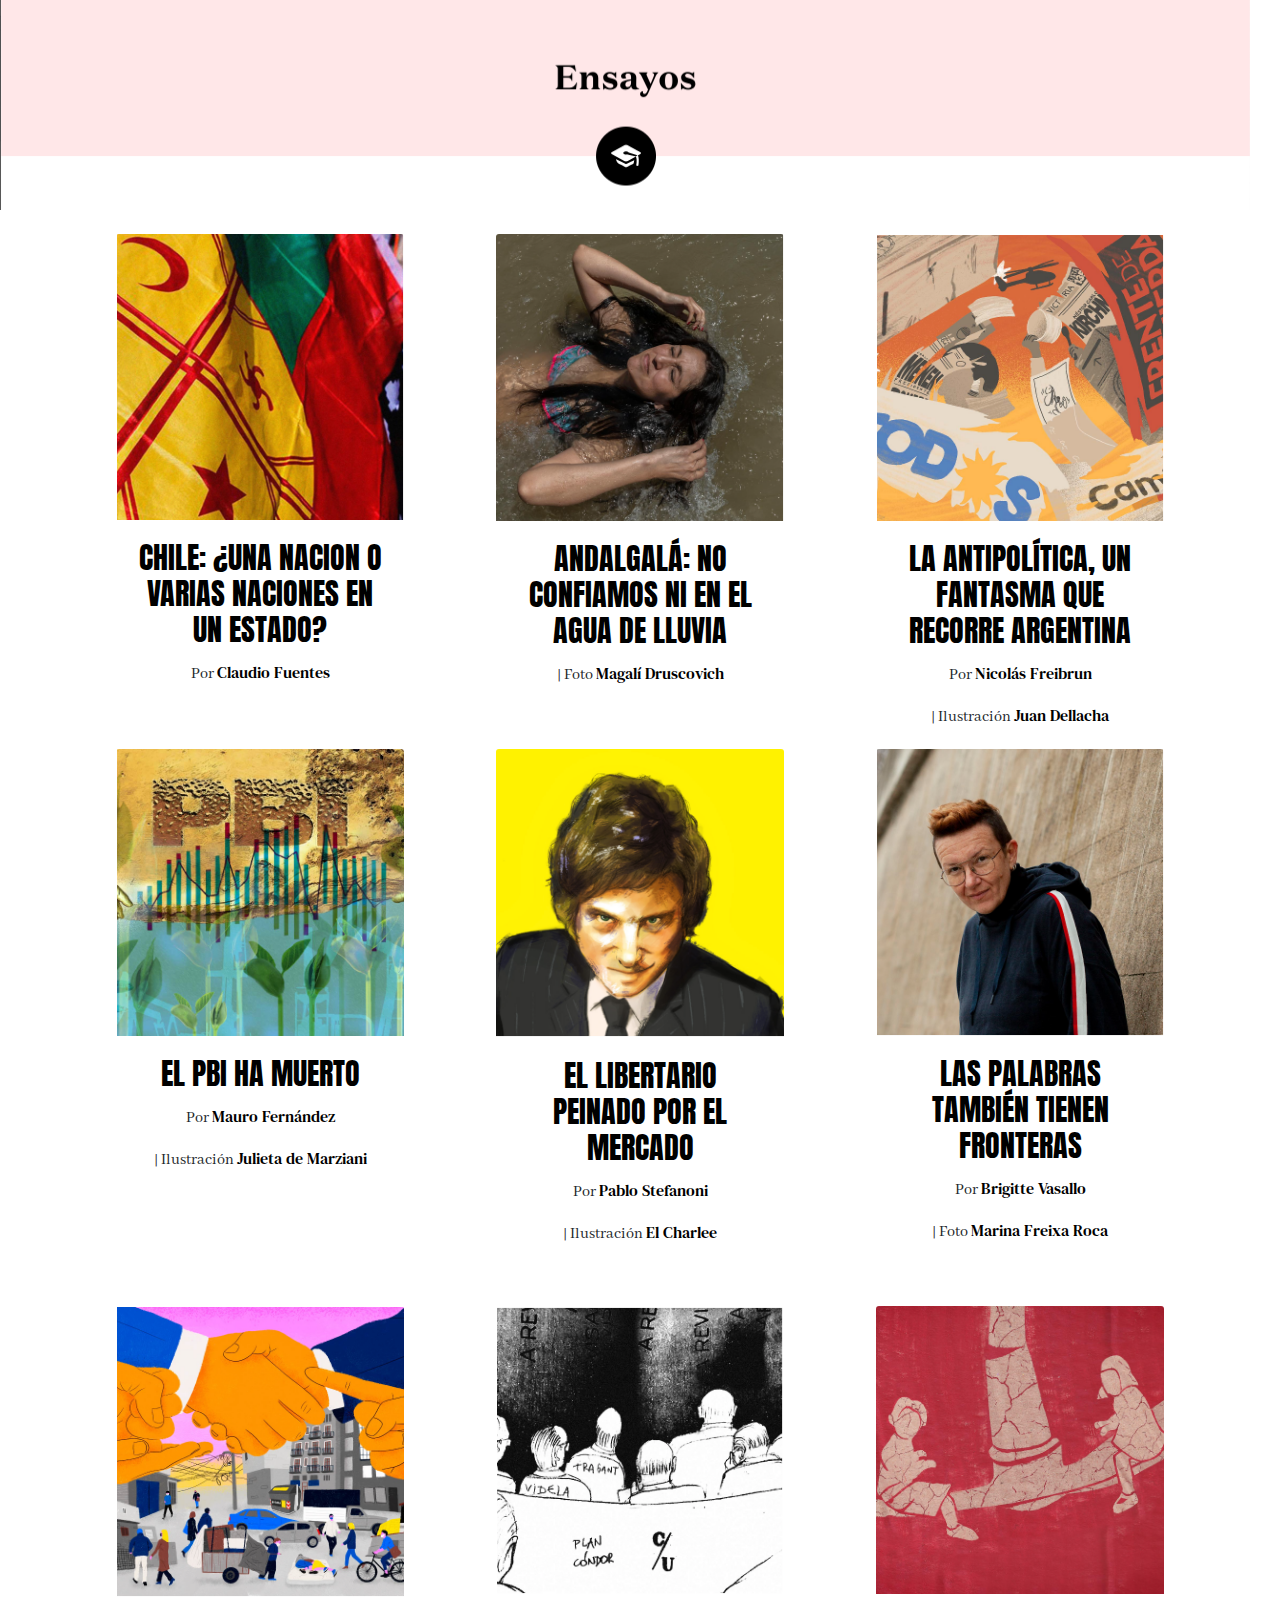
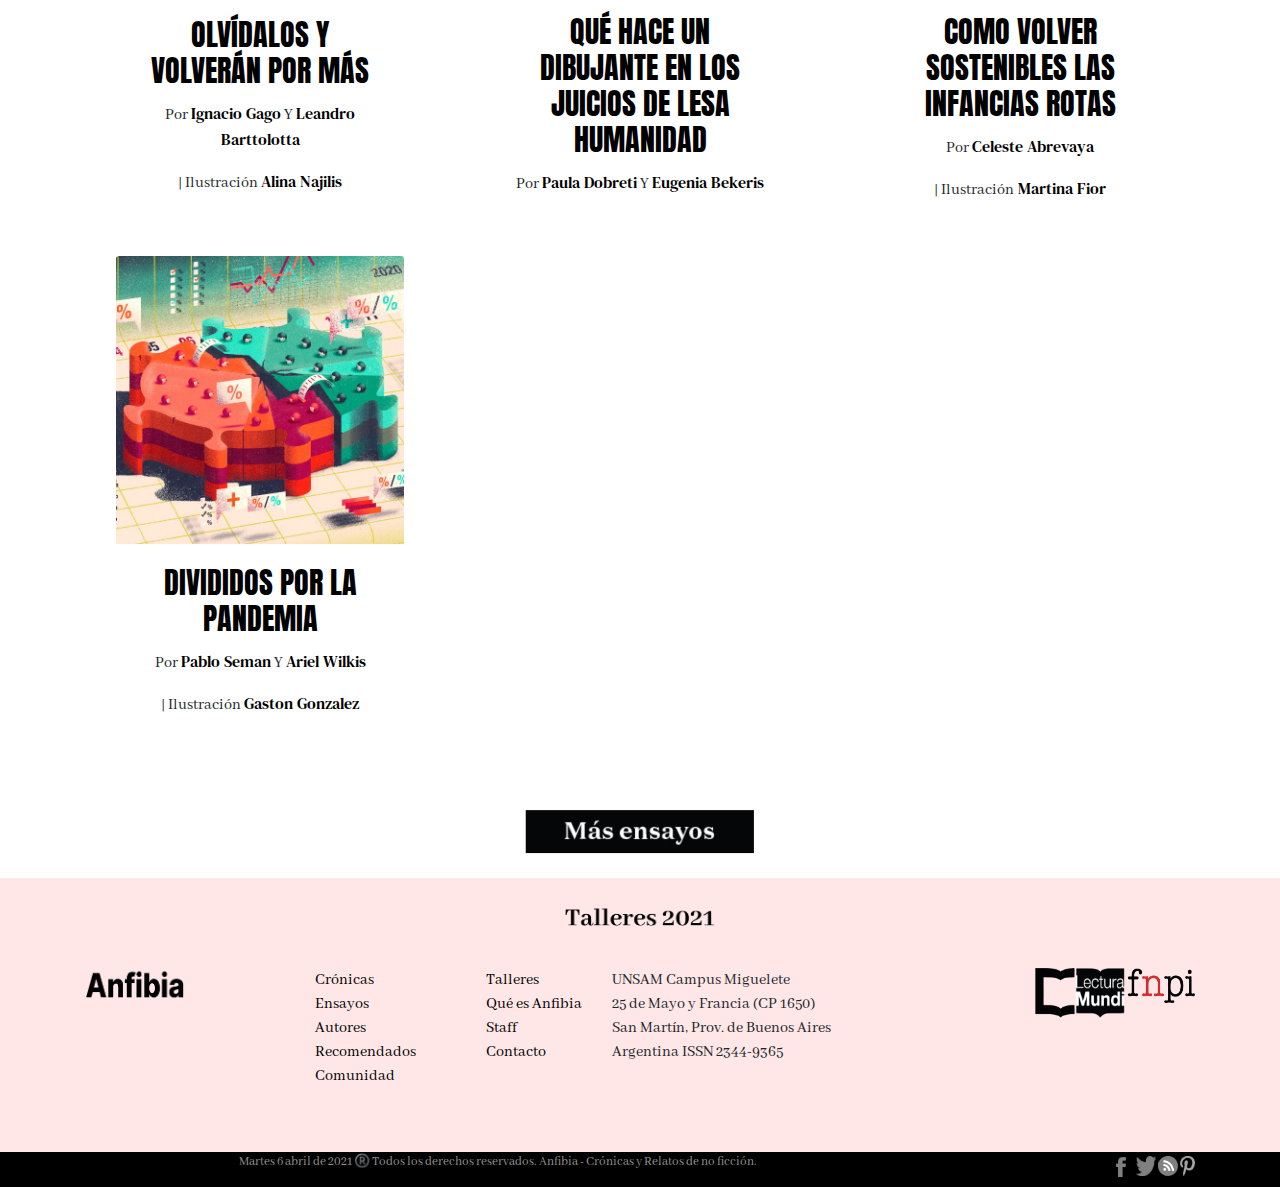
<file: ensayos.html>
<!DOCTYPE html>
<html lang="es">
  <head>
    <meta charset="UTF-8">
	<meta http-equiv="X-UA-Compatible" content="IE=edge">
	<meta name="viewport" content="width=device-width, initial-scale=1">
    <meta name="Keywords" content="Web, Bootstrap, Réplica, Diseño web, HTML, CSS">  
	<meta name="Description" content="Réplica realizada por nosotras del sitio web de la página de inicio de la Revista Anfibia.">  
	<meta name="author" content="Sofía Castañeda Mosquera y Juliana Vélez Torrente">  
 	<meta name="copyright" content="Todos los derechos reservados a Revista Anfibia, este es un ejercicio exclusivamente académico.">
	<!--Página que estamos replicando: http://revistaanfibia.com/-->
    <title>Revista Anfibia | Revista</title>
	  
	<!-- Hojas de estilo -->  
    <!-- Bootstrap -->
	 <!-- Estilos de fonts-->
	  
	<link href="css/bootstrap-4.4.1.css" rel="stylesheet">
	  
	 <link rel="preconnect" href="https://fonts.gstatic.com">
	<link href="https://fonts.googleapis.com/css2?family=Abhaya+Libre&display=swap" rel="stylesheet">	
	  
	  <link rel="preconnect" href="https://fonts.gstatic.com">
	<link href="https://fonts.googleapis.com/css2?family=Abhaya+Libre:wght@800&display=swap" rel="stylesheet">	
	  
	 <link rel="preconnect" href="https://fonts.gstatic.com">
<link href="https://fonts.googleapis.com/css2?family=Abhaya+Libre:wght@800&display=swap" rel="stylesheet"> 
	  
	 <link rel="preconnect" href="https://fonts.gstatic.com">
<link href="https://fonts.googleapis.com/css2?family=Abhaya+Libre:wght@700&family=Biryani:wght@600&family=Chivo&family=Tenali+Ramakrishna&display=swap" rel="stylesheet">
	  
	  <link rel="preconnect" href="https://fonts.gstatic.com">
<link href="https://fonts.googleapis.com/css2?family=Abhaya+Libre:wght@700&family=Biryani:wght@600&family=Chivo&family=DM+Serif+Text&family=Tenali+Ramakrishna&display=swap" rel="stylesheet">
	  
	  <link rel="preconnect" href="https://fonts.gstatic.com">
<link href="https://fonts.googleapis.com/css2?family=Anton&display=swap" rel="stylesheet">
	  	<link href="css/misestilos.css" rel="stylesheet">

  </head>
	<!-- Propia -->
  <body>
<!--*************************************************************--> 
<!-- NUESTRO CÓDIGO VA AQUÍ -->

	
	 
	  
	  
	<!--****-->
	  
	  
	  
 
	  
	  
	  
	  
	<!------------------------------------------------------>  
	<!--SECCIÓN ENSAYOS DE LA PÁGINA--><!--Hecha por:Juliana Vélez-->
	  
	  
	  <!-- Se insertó el banner directamente de la página-->
	  
	  <img src="imagenes/banner.jpg" height="210" width="1250" alt="...">
	  

	 
	  <br>
	  <br>
	  
	  
	  <!-- Acá empiezan las columnas de las fotos, hechas con el grid system de bootstrap, usando cards para cada columna-->
	  
	 <div class="container" align="center">
  <div class="row">
	  
    <div class="col"><div class="card" style="width: 18rem;">
		<a href="http://revistaanfibia.com/ensayo/chile-una-nacion-varias-naciones-estado/"><img src="imagenes/chile.jpg" class="card-img-top" alt="..."></a>
		
	<!-- Cada foto tiene su respectivo link-->
		
  <div class="card-body">
    <h5 class="card-title"><a href="http://revistaanfibia.com/ensayo/chile-una-nacion-varias-naciones-estado/" style="font-family: 'Anton', sans-serif">CHILE: ¿UNA NACION O VARIAS NACIONES EN UN ESTADO?</a></h5>
    <p class="card-text">Por <a class="imagen" href="http://revistaanfibia.com/autor/claudio-fuentes-s/" style="font-family: 'DM Serif Text', serif;">Claudio Fuentes</a></p>
 
  </div>
</div></div>
   <br>
	 
	 <div class="col"><div class="card" style="width: 18rem;">
		 
		 <a href="http://revistaanfibia.com/ensayo/mineria-catamarca-andalgala-no-confiamos-agua-lluvia/"><img src="imagenes/foto2.jpg" class="card-img-top" alt="..."></a>
  
		 <!-- Cada autor, ilustrador, y fotógrafo también tiene su respectivo link y font diferente-->
		 
  <div class="card-body">
    <h5 class="card-title" align="center"><a href="http://revistaanfibia.com/ensayo/mineria-catamarca-andalgala-no-confiamos-agua-lluvia/" style="font-family: 'Anton', sans-serif">ANDALGALÁ: NO CONFIAMOS NI EN EL AGUA DE LLUVIA</a></h5>
    <p class="card-text">|  Foto <a href="http://revistaanfibia.com/autor/magali-druscovich/" style="font-family: 'DM Serif Text', serif;">Magalí Druscovich</a></p>
    
  </div>
</div></div>
    <div class="col"><div class="card" style="width: 18rem;">
		<a href="http://revistaanfibia.com/autor/nicolas-freibrun/"><img src="imagenes/foto3.jpg" class="card-img-top" alt="..."></a>
 
  <div class="card-body">
    <h5 class="card-title"><a href="http://revistaanfibia.com/ensayo/la-antipolitica-un-fantasma-que-recorre-argentina/" style="font-family: 'Anton', sans-serif">LA ANTIPOLÍTICA, UN FANTASMA QUE RECORRE ARGENTINA</a></h5>
    <p class="card-text">Por <a href="http://revistaanfibia.com/autor/nicolas-freibrun/" style="font-family: 'DM Serif Text', serif;">Nicolás Freibrun</a></p> 
	  <p class="card-text">| Ilustración <a href="http://revistaanfibia.com/autor/juan-dellacha/" style="font-family: 'DM Serif Text', serif;">Juan Dellacha</a></p>
    
  </div>
</div></div>
    <br>
	  
  </div>
</div>
	  
	   <div class="container">
  <div class="row" align="center">
    <div class="col"><div class="card" style="width: 18rem;">
		<a href="http://revistaanfibia.com/ensayo/pbi-ha-muerto/"><img src="imagenes/foto4.jpg" class="card-img-top" alt="..."></a>
 
  <div class="card-body">
    <h5 class="card-title"><a href="http://revistaanfibia.com/ensayo/pbi-ha-muerto/" style="font-family: 'Anton', sans-serif">EL PBI HA MUERTO</a></h5>
    <p class="card-text">Por <a href="http://revistaanfibia.com/autor/mauro-fernandez/" style="font-family: 'DM Serif Text', serif;">Mauro Fernández</a></p>
	<p class="card-text">| Ilustración <a href="http://revistaanfibia.com/autor/julieta-de-marziani/" style="font-family: 'DM Serif Text', serif;">Julieta de Marziani</a></p>
   
  </div>
</div></div>
    <div class="col"><div class="card" style="width: 18rem;">
		<a href="http://revistaanfibia.com/ensayo/javier-milei-el-libertario-peinado-por-el-mercado/"><img src="imagenes/foto5.jpg" class="card-img-top" alt="..."></a>
 
  <div class="card-body">
    <h5 class="card-title"><a href="http://revistaanfibia.com/ensayo/javier-milei-el-libertario-peinado-por-el-mercado/" style="font-family: 'Anton', sans-serif">EL LIBERTARIO PEINADO POR EL MERCADO</a></h5>
    <p class="card-text">Por <a href="http://revistaanfibia.com/autor/pablo-stefanoni/" style="font-family: 'DM Serif Text', serif;"> Pablo Stefanoni</a></p>
    <p class="card-text">| Ilustración <a href="http://revistaanfibia.com/autor/el-charlee/" style="font-family: 'DM Serif Text', serif;"> El Charlee</a></p>
	<br>  
	  
  </div>
</div></div>
    <div class="col"><div class="card" style="width: 18rem;">
		<a href="http://revistaanfibia.com/ensayo/las-palabras-tambien-tienen-fronteras2/"><img src="imagenes/Foto6.jpg" class="card-img-top" alt="..."></a>
 
  <div class="card-body">
    <h5 class="card-title"><a href="http://revistaanfibia.com/ensayo/las-palabras-tambien-tienen-fronteras2/" style="font-family: 'Anton', sans-serif">LAS PALABRAS TAMBIÉN TIENEN FRONTERAS</a></h5>
    <p class="card-text">Por <a href="http://revistaanfibia.com/autor/brigitte-vasallo/" style="font-family: 'DM Serif Text', serif;">Brigitte Vasallo</a></p>
	  <p class="card-text">| Foto <a href="http://revistaanfibia.com/autor/marina-freixa-roca/" style="font-family: 'DM Serif Text', serif;">Marina Freixa Roca</a></p>
    
  </div>
</div></div>
	  
	 
	  <br>
   
  </div>
</div>
	  
	  <div class="container">
  <div class="row" align="center">
    <div class="col"><div class="card" style="width: 18rem;">
		<a href="http://revistaanfibia.com/ensayo/olvidalos-volveran-mas/"><img src="imagenes/foto7.jpg" class="card-img-top" alt="..."></a>
		
  <div class="card-body">
    <h5 class="card-title"><a href="http://revistaanfibia.com/ensayo/olvidalos-volveran-mas/" style="font-family: 'Anton', sans-serif">OLVÍDALOS Y VOLVERÁN POR MÁS</a></h5>
    <p class="card-text">Por <a href="http://revistaanfibia.com/autor/ignacio-gago/" style="font-family: 'DM Serif Text', serif;">Ignacio Gago</a> Y <a href="http://revistaanfibia.com/autor/leandro-barttolotta/" style="font-family: 'DM Serif Text', serif;">Leandro Barttolotta</a></p>
     <p class="card-text">| Ilustración <a  href="http://revistaanfibia.com/autor/alina-najlis//" style="font-family: 'DM Serif Text', serif;">Alina Najilis</a>
	  </p>	 
  </div>
</div></div>
    <div class="col"><div class="card" style="width: 18rem;">
		<a href="http://revistaanfibia.com/ensayo/una-dibujante-los-juicios-lesa-humanidad/"><img src="imagenes/foto8.jpg" class="card-img-top" alt="..."></a>
  
  <div class="card-body">
    <h5 class="card-title"><a href="http://revistaanfibia.com/ensayo/una-dibujante-los-juicios-lesa-humanidad/" style="font-family: 'Anton', sans-serif">QUÉ HACE UN DIBUJANTE EN LOS JUICIOS DE LESA HUMANIDAD</a></h5>
    <p class="card-text">Por <a href="http://revistaanfibia.com/autor/paula-doberti/" style="font-family: 'DM Serif Text', serif;">Paula Dobreti</a> Y <a href="http://revistaanfibia.com/autor/eugenia-bekeris/" style="font-family: 'DM Serif Text', serif;">Eugenia Bekeris</a></p>
	  
	  <br>
   
  </div>
</div></div>
    <div class="col"><div class="card" style="width: 18rem;">
		<a href="http://revistaanfibia.com/ensayo/volver-sostenibles-las-infancias-rotas/"><img src="imagenes/foto9.jpg" class="card-img-top" alt="..."></a>
 
  <div class="card-body">
    <h5 class="card-title"><a href="http://revistaanfibia.com/ensayo/volver-sostenibles-las-infancias-rotas/" style="font-family: 'Anton', sans-serif">COMO VOLVER SOSTENIBLES LAS INFANCIAS ROTAS</a></h5>
    <p class="card-text">Por <a href="http://revistaanfibia.com/autor/celeste-abrevaya/" style="font-family: 'DM Serif Text', serif;"> Celeste Abrevaya</a></p>
	  <p class="card-text">| Ilustración<a href="http://revistaanfibia.com/autor/martina-fior-2/" style="font-family: 'DM Serif Text', serif;"> Martina Fior</a></p>
   
  </div>
</div></div>
	  
	  <br>
    
  </div>
</div>
	  
	 <div class="container">
  <div class="row" align="center">
    <div class="col"><div class="card" style="width: 18rem;">
		<a href="http://revistaanfibia.com/ensayo/divididos-por-la-pandemia/"><img src="imagenes/foto10.jpg" class="card-img-top" alt="..."></a>
		
  <div class="card-body">
    <h5 class="card-title"><a href="http://revistaanfibia.com/ensayo/divididos-por-la-pandemia/" style="font-family: 'Anton', sans-serif">DIVIDIDOS POR LA PANDEMIA</a></h5>
    <p class="card-text">Por <a href="http://revistaanfibia.com/autor/pablo-seman/" style="font-family: 'DM Serif Text', serif;"> Pablo Seman</a> Y <a href="http://revistaanfibia.com/autor/ariel-wilkis/" style="font-family: 'DM Serif Text', serif;">Ariel Wilkis</a></p>
	  
	  <p class="card-text">| Ilustración <a href="http://revistaanfibia.com/autor/gaston-gonzalez/" style="font-family: 'DM Serif Text', serif;"> Gaston Gonzalez</a> </p>
    
  </div>
		
		<br>
		
</div></div>
    <div class="col"></div>
	 <div class="col"></div>
  </div>
</div>
	  <br>
	  <br>

	  
	<!--AQUÍ ACABA SECCIÓN DE LAS FOTOS-->  
	<!------------------------------------------------------> 
	  
	  
	  
	  
	<!--****-->
	  
	  
	  
	  
	<!-- ACÁ coloqué el botón que está antes del footer, dirigido a "Más Ensayos"-->
	  
<div class="boton">
	<a href="http://revistaanfibia.com/ensayos/?fwp_paged=2"><img src="imagenes/masensayos.jpg" width="230" height="45" alt="..."></a>

	
	  </div>
	  
	  <br>
	  
	  <!------------------------------------------------------>  
	<!--SECCIÓN FOOTER DE LA PÁGINA--><!--Hecha por: Juliana Vélez  --> 
	  
	  <!-- Todas las imágenes tienen su link-->
	
	<div class="footer">
		 <div class="text-center p-4"><h3><img src="imagenes/talleres2021.png" width="150" height="30" alt="..."</h3></div>
	 	<div class="container pb-5">
			<div class="row">
  <div class="col-sm-2 align-items-start d-flex justify-content-center justify-content-sm-start">
    
   <a href="http://revistaanfibia.com/"><img src="imagenes/anfibia.png" width="100" height="40" alt="30"></a>
	
     
  </div>
	
  <div class="col-auto">
    <ul class="links">
		<li><a href="http://revistaanfibia.com/cronicas/">Crónicas</a></li>
		<li><a href="http://revistaanfibia.com/ensayos/">Ensayos</a></li>
		<li><a href="http://revistaanfibia.com/autores/">Autores</a></li>
		<li><a href="http://revistaanfibia.com/recomendados/">Recomendados</a></li>
		<li><a href="http://revistaanfibia.com/registro/">Comunidad</a></li>
		</ul>
  </div>
  <div class="col-auto">
    <ul class="links">
		<li><a href="http://revistaanfibia.com/blog/">Talleres</a></li>
		<li><a href="http://revistaanfibia.com/que-es-anfibia/">Qué es Anfibia</a></li>
		<li><a href="http://revistaanfibia.com/staff/">Staff</a></li>
		<li><a href="http://revistaanfibia.com/contacto/">Contacto</a></li>
		
	
		</ul>
  </div>
		<div class="col-sm-3">
    <p>UNSAM Campus Miguelete<br>
25 de Mayo y Francia (CP 1650) <br>
San Martín, Prov. de Buenos Aires
Argentina
ISSN 2344-9365</p>
  </div>
				
<!-- Cada imagen tiene su link-->
				
  <div class="col align-items-start d-flex justify-content-center justify-content-md-end">
    
	  <a href="http://www.unsam.edu.ar/"><img src="imagenes/logo1.png" width="40px" height="50 px" alt="45px"></a>
<a href="http://www.unsam.edu.ar/lecturamundi/"><img src="imagenes/logolm.png" width="50" height="50" alt="50"></a>
	  

		<a href="https://fundaciongabo.org/es"><img src="imagenes/fnpi.png" height="35" width="70" alt="10"></a>
	  
  </div>
</div> 
		</div>
	 
	 </div> 
		
		
		
		<!-- Acá comienza el footer delgado de la parte de abajo-->
		
		
		
	  <div class="footer2">
		  <div class="container">
		  <div class="row">
			  
	  	<p class="col-sm-9 ">Martes 6 abril de 2021 ®️ Todos los derechos reservados. Anfibia - Crónicas y Relatos de no ficción.</p>
		  
		  <div class="col-sm-3 text-right">
			  <button type="button" class="btn btn-sm"><img src="imagenes/fb.png" height="20px" width="10px" alt="20px"></button>
		   
	 <a href="https://twitter.com/revistaanfibia"><img src="imagenes/twitter.png" width="20" height="20" alt="20"></a>
	
	<a href="http://revistaanfibia.com/feed/"><img src="imagenes/rss.png" height="20" width="20" alt="20"> </a>
	
		   
	 <a href="https://www.pinterest.it/anfibia/_saved/"><img src="imagenes/pinterest.png" height="20" width="15" alt="20"></a>
			  </div>
	  </div>
		  </div>
	  
	  </div>
	
<div>
	<script src="js/popper.min.js"></script>
  <script src="js/bootstrap-4.4.1.js"></script>
	
	    </div>  </body>
</html>
</file>
<file: css/misestilos.css>
@charset "UTF-8";
/* CSS Document */




/******************/
/*CLASSES SECCIÓN 3*//*Hechas por:*/



/*AQUÍ ACABA SECCIÓN 3*/
/******************/


/******************/
/*CLASSES SECCIÓN 4*//*Hechas por:*/



.arriba
{background-color:#ffe7e8; color:#ffe7e8}


/* Se modificó la estética del footer para cumplir con la de la página: el color del fonto, las listas, las tipografías y sus colores */

.footer
{ background-color:#ffe7e8; font-family: 'Abhaya Libre', serif; }

.footer2
{background-color: #000000; font-family: 'Abhaya Libre', serif; color: #949292; font-size: 13px; text-align: center}



.links
{list-style: none}



.boton
{text-align: center}



.btn
{background-color: transparent; border: #ffe7e8;  }



.btn-sm2
{background-color: #000000}

/* Color del texto de las anclas a negro */

a
{color: black}


.link
{color: darkgrey}

/* Se quitó el borde de los cards */

.card
{ border: 0}

/* Se escogieron las tipografīas de los títulos de los cards según la estética de la página oriignal*/

.card-title
{
font-family: 'Anton', sans-serif;
text-align: center;
font-size: 30px; margin-top: auto; border: none}

/* Se escogió la tipografía de los textos de los cards */

.card-text
{font-family: 'Abhaya Libre', serif; border: none}


/*Color del hover de las anclas*/

a:hover {
  color: #A4A4A4;
  text-decoration: none; opacity: 80;
}

a:not([href]) {
  color: #949090;
  text-decoration: none;
}

a:not([href]):hover {
  color: inherit;
	text-decoration: none;}

/* Intento de hacer las imágenes responsive*/

a:hover
{ 
    color: #A4A4A4;
    text-decoration: none; opacity: 80;
    transition: opacity .2s ease-out;
	-webkit-transition: opacity .2s ease-out;
    cursor: pointer;}

/*AQUÍ ACABA SECCIÓN 4*/
/******************/
</file>
